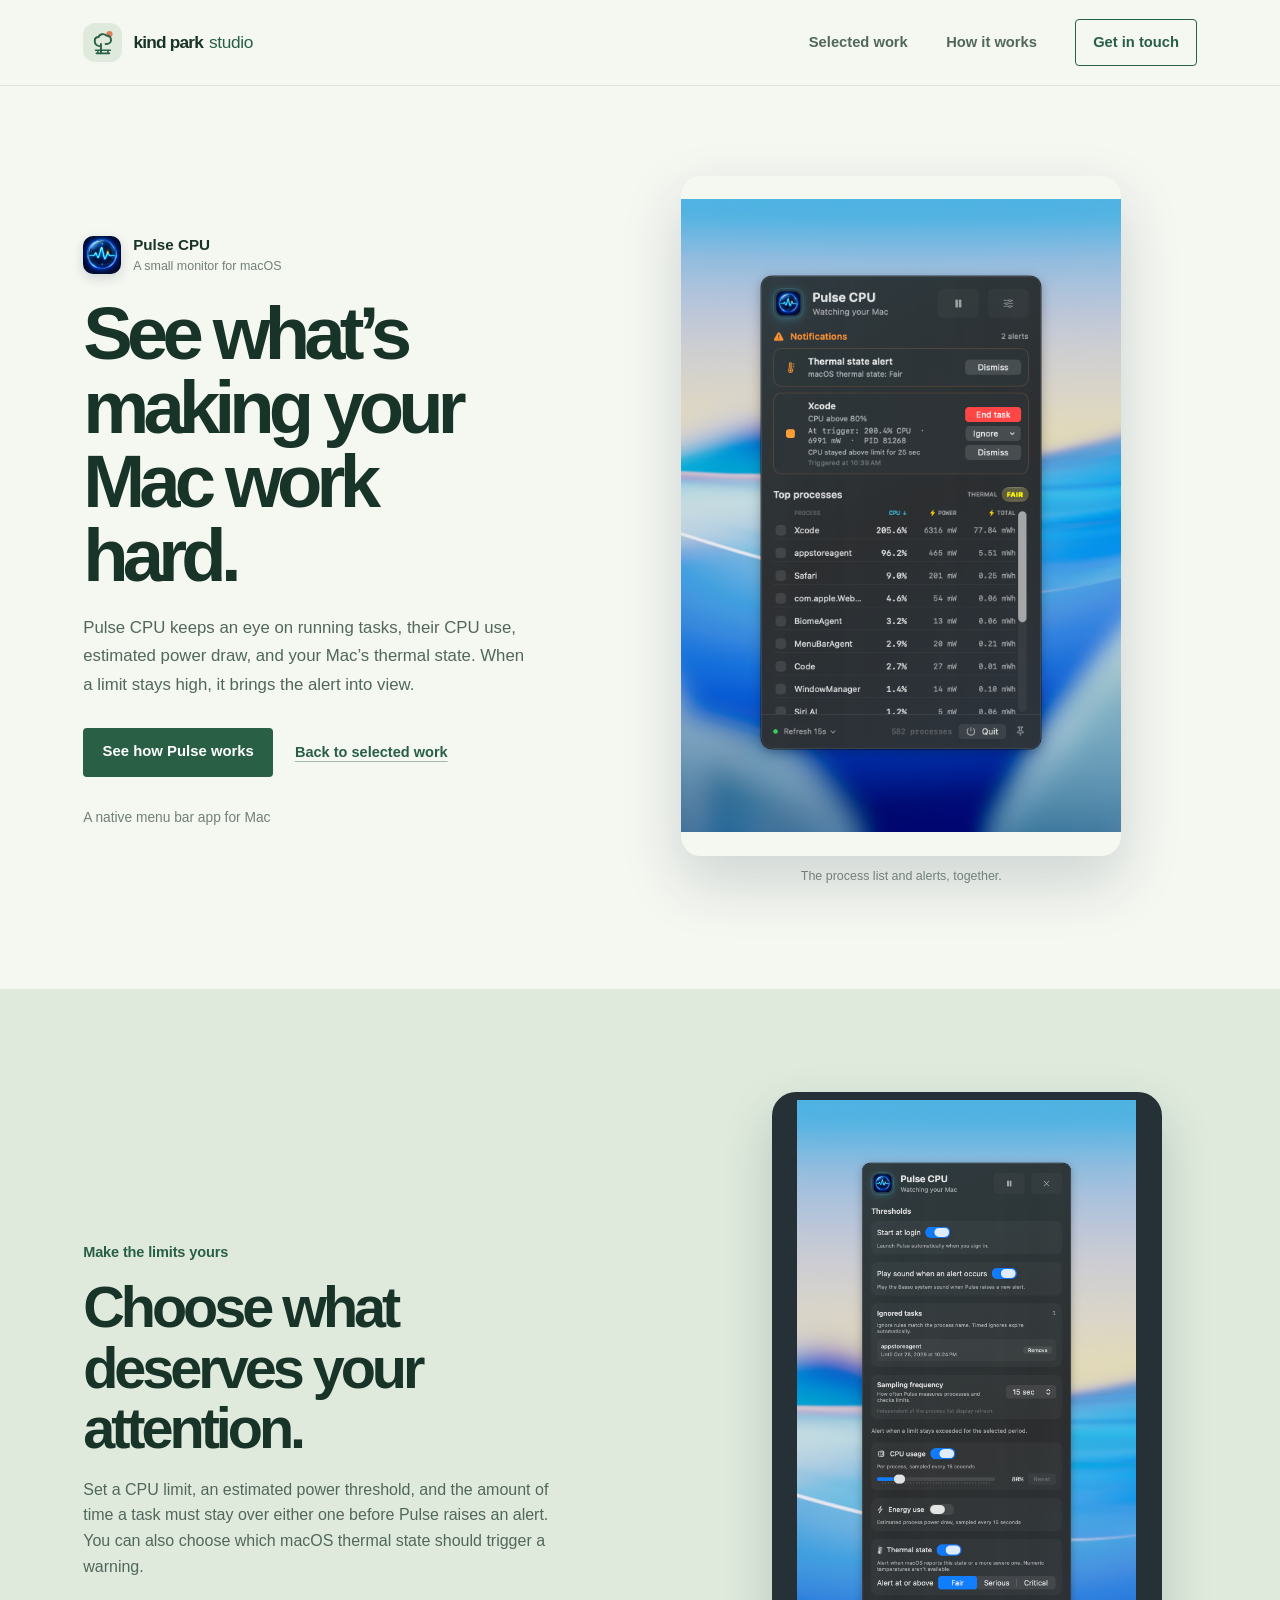
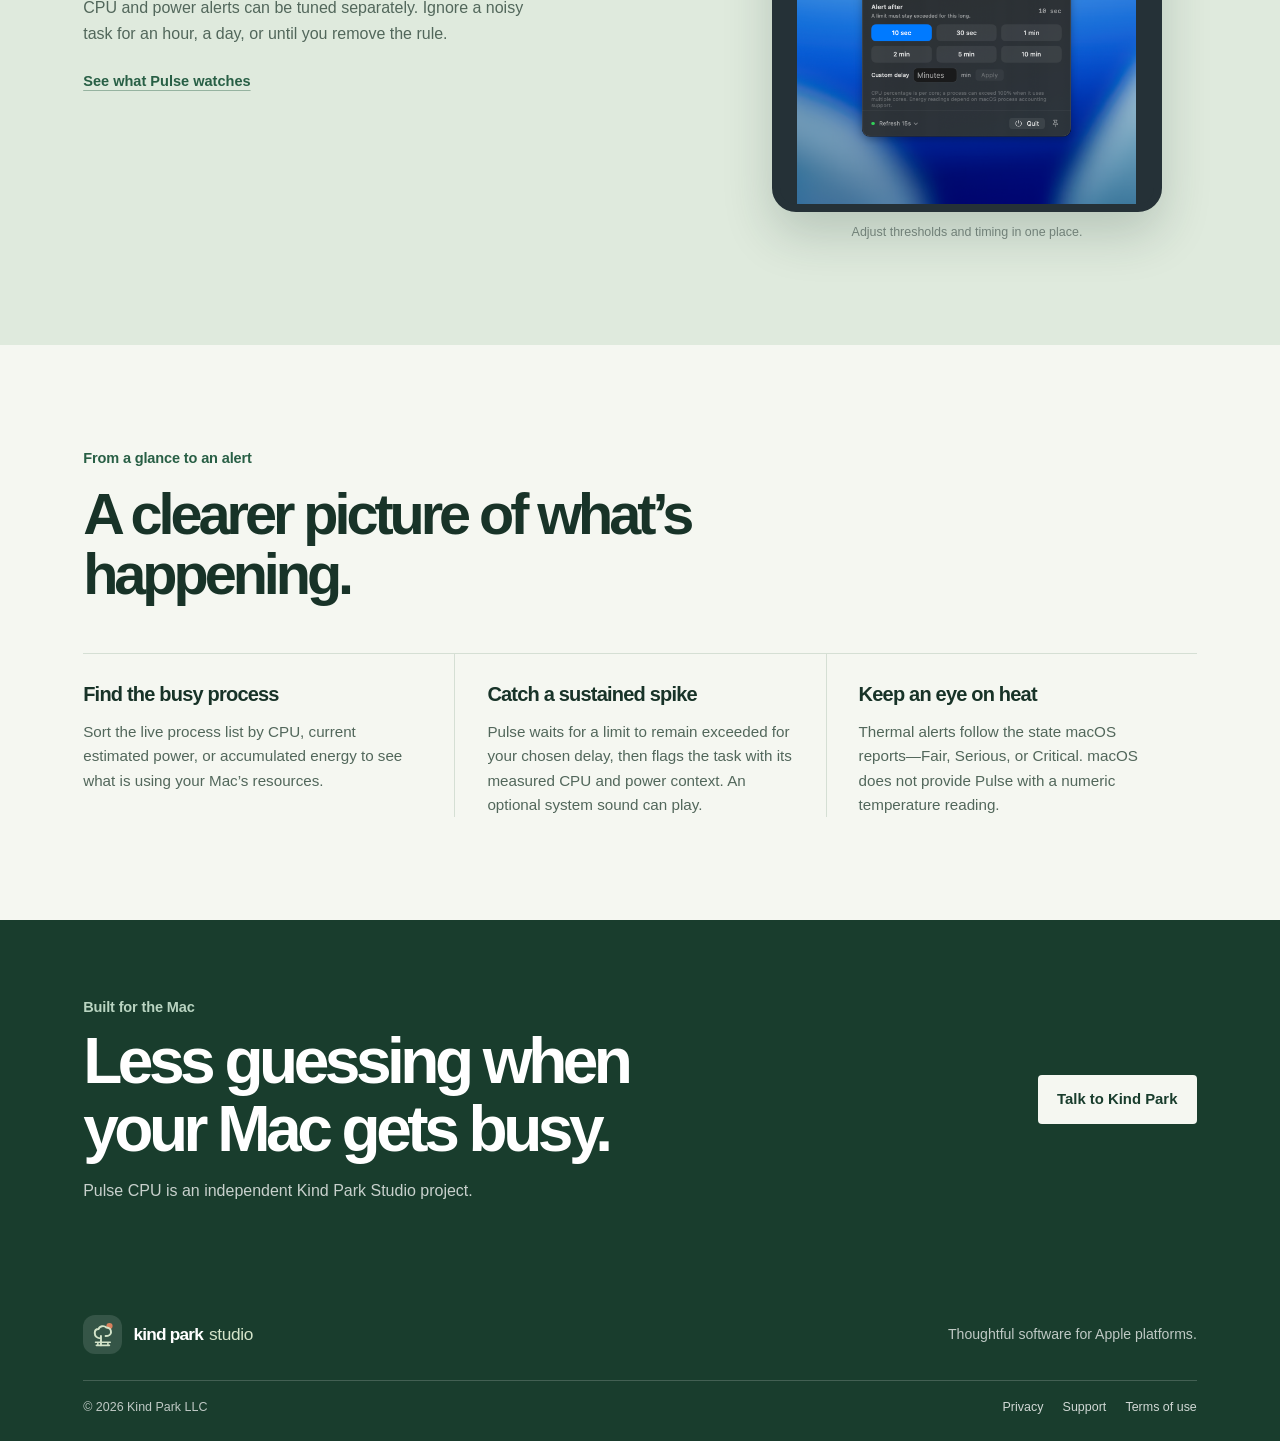
<file: Pulse CPU/index.html>
<!doctype html>
<html lang="en">
<head>
    <meta charset="utf-8">
    <meta name="viewport" content="width=device-width, initial-scale=1">
    <meta name="theme-color" content="#f5f7f1">
    <title>Pulse CPU — A quiet monitor for your Mac | Kind Park</title>
    <meta name="description" content="Pulse CPU watches Mac processes, estimates CPU use and power draw, and alerts you when your Mac's thermal state rises beyond your chosen limit.">
    <meta property="og:title" content="Pulse CPU — A quiet monitor for your Mac">
    <meta property="og:description" content="See which task is working your Mac hard, and get an alert when high use or thermal strain lasts.">
    <meta property="og:image" content="https://kindpark.app/Pulse%20CPU/images/main.png">
    <meta property="og:type" content="website">
    <link rel="icon" type="image/png" href="images/app-icon.png">
    <link rel="stylesheet" href="../studio.css">
    <link rel="stylesheet" href="pulse.css">
</head>
<body class="pulse-page">
    <a class="skip-link" href="#main">Skip to content</a>

    <header class="site-header">
        <a class="brand" href="../index.html" aria-label="Kind Park Studio, home">
            <span class="brand-mark" aria-hidden="true">
                <svg viewBox="0 0 40 40" fill="none">
                    <circle cx="29" cy="9" r="4" fill="currentColor" class="brand-sun" />
                    <path d="M18 22v12M18 25c-5 0-8-3-8-7 0-3 2-5 5-5 1-4 7-5 10-2 4 0 6 3 6 6s-3 5-7 5" stroke="currentColor" stroke-width="2.5" stroke-linecap="round" stroke-linejoin="round" />
                    <path d="M11 30h19M14 30v4m13-4v4M12 34h17" stroke="currentColor" stroke-width="2" stroke-linecap="round" />
                </svg>
            </span>
            <span class="brand-name">kind park <span>studio</span></span>
        </a>

        <nav class="desktop-nav" aria-label="Main navigation">
            <a href="../index.html#work">Selected work</a>
            <a href="#details">How it works</a>
            <a class="nav-contact" href="mailto:appspire@icloud.com?subject=Pulse%20CPU">Get in touch</a>
        </nav>

        <details class="mobile-nav">
            <summary>Menu</summary>
            <nav aria-label="Mobile navigation">
                <a href="../index.html#work">Selected work</a>
                <a href="#details">How it works</a>
                <a href="mailto:appspire@icloud.com?subject=Pulse%20CPU">Get in touch</a>
            </nav>
        </details>
    </header>

    <main id="main">
        <section class="pulse-hero page-section" aria-labelledby="pulse-title">
            <div class="pulse-hero-copy">
                <p class="pulse-intro">
                    <img src="images/app-icon.png" alt="" width="38" height="38">
                    <span><strong>Pulse CPU</strong><small>A small monitor for macOS</small></span>
                </p>
                <h1 id="pulse-title">See what’s making your Mac work hard.</h1>
                <p class="pulse-lede">Pulse CPU keeps an eye on running tasks, their CPU use, estimated power draw, and your Mac’s thermal state. When a limit stays high, it brings the alert into view.</p>
                <div class="hero-actions">
                    <a class="button button-primary" href="#details">See how Pulse works</a>
                    <a class="text-link" href="../index.html#work">Back to selected work</a>
                </div>
                <p class="pulse-platform">A native menu bar app for Mac</p>
            </div>
            <figure class="pulse-hero-screen">
                <img src="images/main.png" alt="Pulse CPU’s monitor window showing a thermal state alert, an Xcode CPU alert, and a live list of Mac processes" width="1164" height="1674" fetchpriority="high">
                <figcaption>The process list and alerts, together.</figcaption>
            </figure>
        </section>

        <section class="pulse-detail-band" id="details" aria-labelledby="details-title">
            <div class="pulse-detail-inner">
                <div class="pulse-detail-copy">
                    <p class="section-kicker">Make the limits yours</p>
                    <h2 id="details-title">Choose what deserves your attention.</h2>
                    <p>Set a CPU limit, an estimated power threshold, and the amount of time a task must stay over either one before Pulse raises an alert. You can also choose which macOS thermal state should trigger a warning.</p>
                    <p>CPU and power alerts can be tuned separately. Ignore a noisy task for an hour, a day, or until you remove the rule.</p>
                    <a class="text-link" href="#capabilities">See what Pulse watches</a>
                </div>
                <figure class="pulse-settings-screen">
                    <img src="images/settings.png" alt="Pulse CPU settings for login launch, alert sound, sampling frequency, CPU and energy limits, thermal state, and alert delay" width="1204" height="2500" loading="lazy">
                    <figcaption>Adjust thresholds and timing in one place.</figcaption>
                </figure>
            </div>
        </section>

        <section class="pulse-capabilities page-section" id="capabilities" aria-labelledby="capabilities-title">
            <div class="pulse-capabilities-heading">
                <p class="section-kicker">From a glance to an alert</p>
                <h2 id="capabilities-title">A clearer picture of what’s happening.</h2>
            </div>
            <div class="pulse-capability-list">
                <article>
                    <h3>Find the busy process</h3>
                    <p>Sort the live process list by CPU, current estimated power, or accumulated energy to see what is using your Mac’s resources.</p>
                </article>
                <article>
                    <h3>Catch a sustained spike</h3>
                    <p>Pulse waits for a limit to remain exceeded for your chosen delay, then flags the task with its measured CPU and power context. An optional system sound can play.</p>
                </article>
                <article>
                    <h3>Keep an eye on heat</h3>
                    <p>Thermal alerts follow the state macOS reports—Fair, Serious, or Critical. macOS does not provide Pulse with a numeric temperature reading.</p>
                </article>
            </div>
        </section>

        <section class="contact-section pulse-contact" aria-labelledby="pulse-contact-title">
            <div>
                <p class="section-kicker">Built for the Mac</p>
                <h2 id="pulse-contact-title">Less guessing when your Mac gets busy.</h2>
                <p>Pulse CPU is an independent Kind Park Studio project.</p>
            </div>
            <a class="button button-light" href="mailto:appspire@icloud.com?subject=Pulse%20CPU">Talk to Kind Park</a>
        </section>
    </main>

    <footer class="site-footer">
        <div class="footer-top">
            <a class="brand footer-brand" href="../index.html" aria-label="Kind Park Studio, home">
                <span class="brand-mark" aria-hidden="true">
                    <svg viewBox="0 0 40 40" fill="none">
                        <circle cx="29" cy="9" r="4" fill="currentColor" class="brand-sun" />
                        <path d="M18 22v12M18 25c-5 0-8-3-8-7 0-3 2-5 5-5 1-4 7-5 10-2 4 0 6 3 6 6s-3 5-7 5" stroke="currentColor" stroke-width="2.5" stroke-linecap="round" stroke-linejoin="round" />
                        <path d="M11 30h19M14 30v4m13-4v4M12 34h17" stroke="currentColor" stroke-width="2" stroke-linecap="round" />
                    </svg>
                </span>
                <span class="brand-name">kind park <span>studio</span></span>
            </a>
            <p>Thoughtful software for Apple platforms.</p>
        </div>
        <div class="footer-bottom">
            <p>© 2026 Kind Park LLC</p>
            <div class="footer-links">
                <a href="../privacy.html">Privacy</a>
                <a href="../support.html">Support</a>
                <a href="https://www.apple.com/legal/internet-services/itunes/dev/stdeula/" target="_blank" rel="noopener noreferrer">Terms of use</a>
            </div>
        </div>
    </footer>
</body>
</html>
</file>
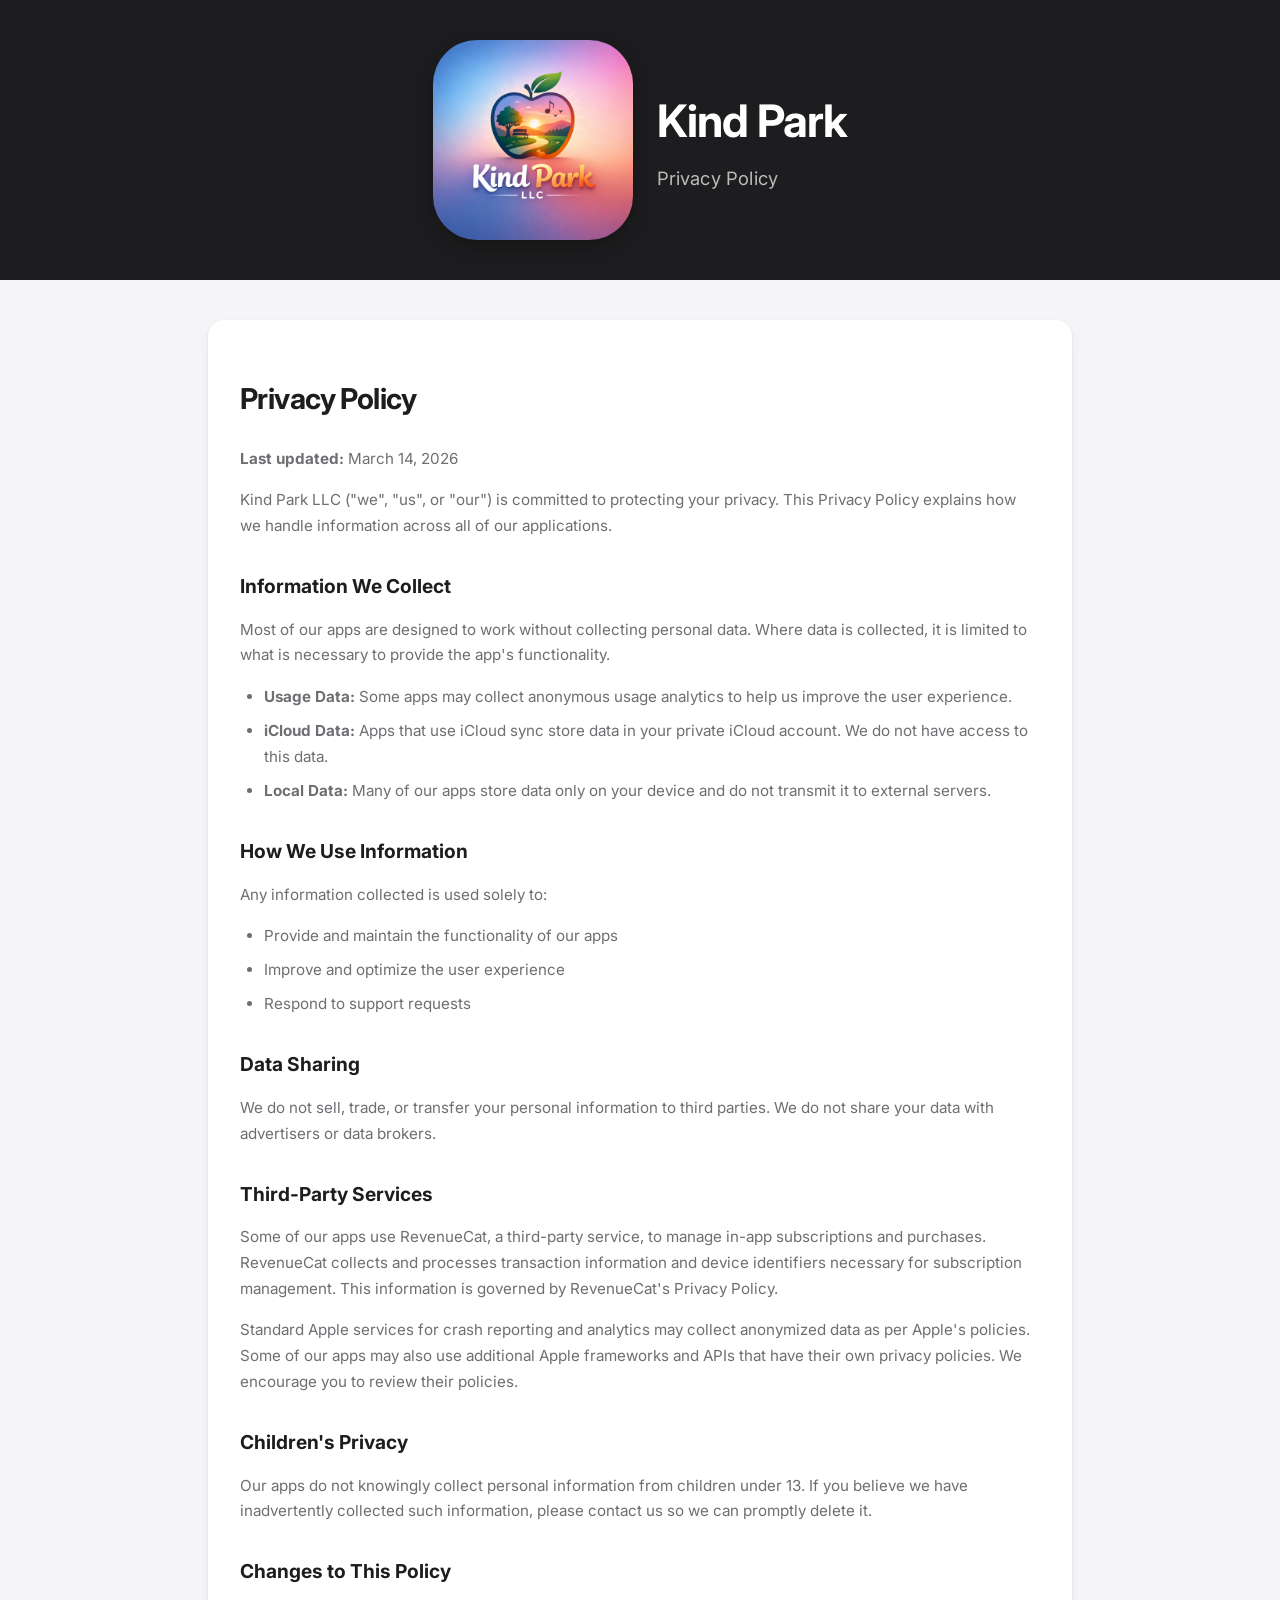
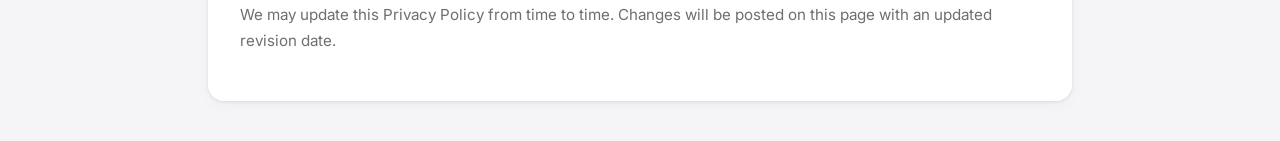
<file: privacy.html>
<!DOCTYPE html>
<html lang="en">
<head>
    <meta charset="UTF-8">
    <meta name="viewport" content="width=device-width, initial-scale=1.0">
    <title>Privacy Policy - Kind Park LLC</title>
    <link rel="icon" type="image/png" href="images/kindParkLLC.png">
    <meta property="og:title" content="Privacy Policy - Kind Park LLC">
    <meta property="og:image" content="https://kindpark.app/images/kindParkLLC.png">
    <meta property="og:type" content="website">
    <link rel="stylesheet" href="style.css">
    <link rel="preconnect" href="https://fonts.googleapis.com">
    <link rel="preconnect" href="https://fonts.gstatic.com" crossorigin>
    <link href="https://fonts.googleapis.com/css2?family=Inter:wght@300;400;500;600;700&display=swap" rel="stylesheet">
    <style>
        .policy-container {
            max-width: 800px;
            margin: 2rem auto;
            padding: 2rem;
            background-color: #ffffff;
            border-radius: 16px;
            box-shadow: 0 1px 3px rgba(0, 0, 0, 0.08), 0 4px 12px rgba(0, 0, 0, 0.04);
        }
        .policy-container h2 {
            font-size: 1.8rem;
            color: #1d1d1f;
            margin-bottom: 1.5rem;
            letter-spacing: -0.02em;
        }
        .policy-container h3 {
            font-size: 1.2rem;
            color: #1d1d1f;
            margin-top: 2rem;
            margin-bottom: 0.75rem;
        }
        .policy-container p, .policy-container li {
            color: #6e6e73;
            line-height: 1.7;
            font-size: 0.95rem;
        }
        .policy-container ul {
            padding-left: 1.5rem;
        }
        .policy-container li {
            margin-bottom: 0.5rem;
        }
    </style>
</head>
<body>
    <header>
        <div class="header-content">
            <img src="images/kindParkLLC.png" alt="Kind Park LLC" class="header-logo">
            <div class="header-text">
                <h1>Kind Park</h1>
                <p>Privacy Policy</p>
            </div>
        </div>
    </header>

    <main>
        <div class="policy-container">
            <h2>Privacy Policy</h2>
            <p><strong>Last updated:</strong> March 14, 2026</p>

            <p>Kind Park LLC ("we", "us", or "our") is committed to protecting your privacy. This Privacy Policy explains how we handle information across all of our applications.</p>

            <h3>Information We Collect</h3>
            <p>Most of our apps are designed to work without collecting personal data. Where data is collected, it is limited to what is necessary to provide the app's functionality.</p>
            <ul>
                <li><strong>Usage Data:</strong> Some apps may collect anonymous usage analytics to help us improve the user experience.</li>
                <li><strong>iCloud Data:</strong> Apps that use iCloud sync store data in your private iCloud account. We do not have access to this data.</li>
                <li><strong>Local Data:</strong> Many of our apps store data only on your device and do not transmit it to external servers.</li>
            </ul>

            <h3>How We Use Information</h3>
            <p>Any information collected is used solely to:</p>
            <ul>
                <li>Provide and maintain the functionality of our apps</li>
                <li>Improve and optimize the user experience</li>
                <li>Respond to support requests</li>
            </ul>

            <h3>Data Sharing</h3>
            <p>We do not sell, trade, or transfer your personal information to third parties. We do not share your data with advertisers or data brokers.</p>

            <h3>Third-Party Services</h3>
            <p>Some of our apps use RevenueCat, a third-party service, to manage in-app subscriptions and purchases. RevenueCat collects and processes transaction information and device identifiers necessary for subscription management. This information is governed by RevenueCat's Privacy Policy.</p>
            <p>Standard Apple services for crash reporting and analytics may collect anonymized data as per Apple's policies. Some of our apps may also use additional Apple frameworks and APIs that have their own privacy policies. We encourage you to review their policies.</p>

            <h3>Children's Privacy</h3>
            <p>Our apps do not knowingly collect personal information from children under 13. If you believe we have inadvertently collected such information, please contact us so we can promptly delete it.</p>

            <h3>Changes to This Policy</h3>
            <p>We may update this Privacy Policy from time to time. Changes will be posted on this page with an updated revision date.</p>
        </div>
    </main>
</body>
</html>
</file>
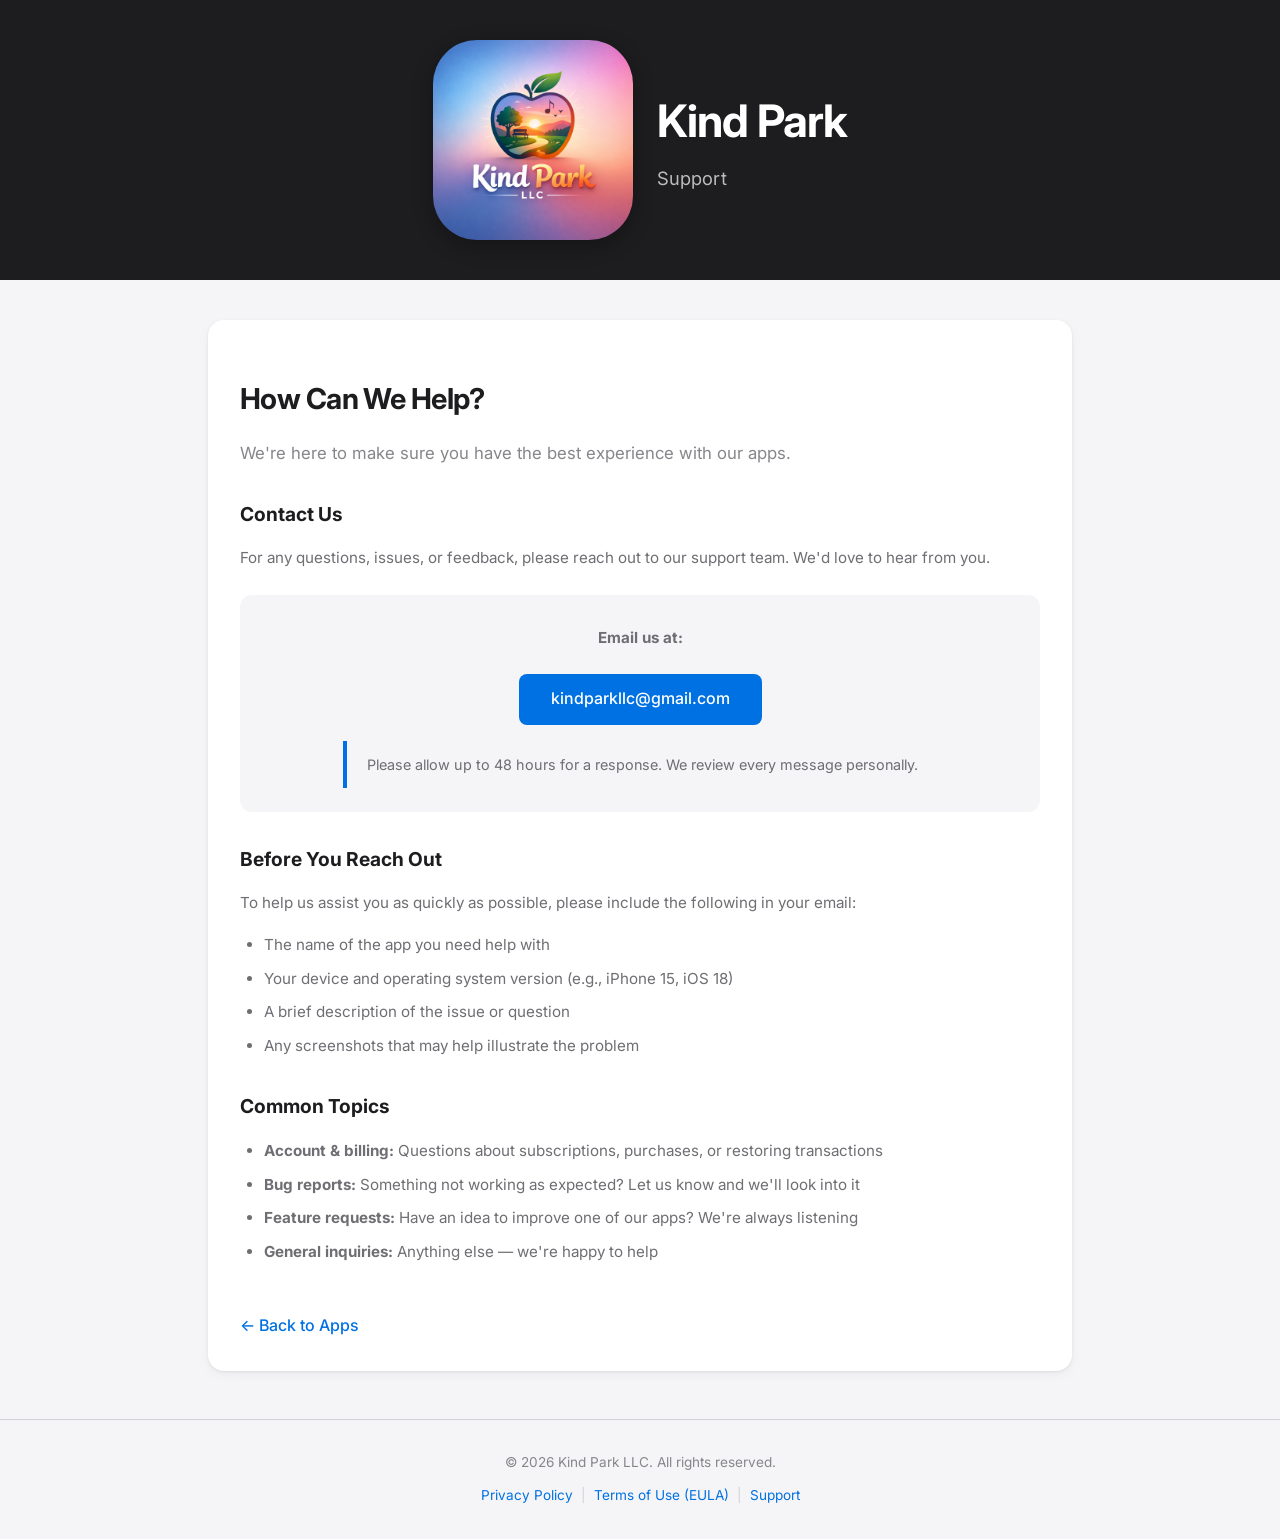
<file: support.html>
<!DOCTYPE html>
<html lang="en">
<head>
    <meta charset="UTF-8">
    <meta name="viewport" content="width=device-width, initial-scale=1.0">
    <title>Support - Kind Park LLC</title>
    <link rel="icon" type="image/png" href="images/kindParkLLC.png">
    <meta property="og:title" content="Support - Kind Park LLC">
    <meta property="og:image" content="https://kindpark.app/images/kindParkLLC.png">
    <meta property="og:type" content="website">
    <link rel="stylesheet" href="style.css">
    <link rel="preconnect" href="https://fonts.googleapis.com">
    <link rel="preconnect" href="https://fonts.gstatic.com" crossorigin>
    <link href="https://fonts.googleapis.com/css2?family=Inter:wght@300;400;500;600;700&display=swap" rel="stylesheet">
    <style>
        .support-container {
            max-width: 800px;
            margin: 2rem auto;
            padding: 2rem;
            background-color: #ffffff;
            border-radius: 16px;
            box-shadow: 0 1px 3px rgba(0, 0, 0, 0.08), 0 4px 12px rgba(0, 0, 0, 0.04);
        }
        .support-container h2 {
            font-size: 1.8rem;
            color: #1d1d1f;
            margin-bottom: 0.5rem;
            letter-spacing: -0.02em;
        }
        .support-container .subtitle {
            color: #86868b;
            font-size: 1.05rem;
            margin-bottom: 2rem;
        }
        .support-container h3 {
            font-size: 1.2rem;
            color: #1d1d1f;
            margin-top: 2rem;
            margin-bottom: 0.75rem;
        }
        .support-container p, .support-container li {
            color: #6e6e73;
            line-height: 1.7;
            font-size: 0.95rem;
        }
        .support-container ul {
            padding-left: 1.5rem;
        }
        .support-container li {
            margin-bottom: 0.5rem;
        }
        .email-btn {
            display: inline-block;
            background-color: #0071e3;
            color: white;
            padding: 0.8rem 2rem;
            border-radius: 8px;
            text-decoration: none;
            font-weight: 500;
            font-size: 1rem;
            transition: background-color 0.2s ease;
            margin-top: 1rem;
        }
        .email-btn:hover {
            background-color: #0077ed;
            text-decoration: none;
        }
        .contact-card {
            background-color: #f5f5f7;
            border-radius: 12px;
            padding: 1.5rem 2rem;
            margin-top: 1.5rem;
            text-align: center;
        }
        .contact-card p {
            margin: 0.4rem 0;
        }
        .response-note {
            display: inline-block;
            background-color: #f5f5f7;
            border-left: 4px solid #0071e3;
            padding: 0.75rem 1.25rem;
            border-radius: 0 8px 8px 0;
            margin-top: 1rem;
            font-size: 0.9rem;
            color: #6e6e73;
        }
        .back-link {
            display: inline-block;
            margin: 2rem 0 0;
            color: #0071e3;
            text-decoration: none;
            font-weight: 500;
        }
        .back-link:hover {
            text-decoration: underline;
        }
    </style>
</head>
<body>
    <header>
        <div class="header-content">
            <img src="images/kindParkLLC.png" alt="Kind Park LLC" class="header-logo">
            <div class="header-text">
                <h1>Kind Park</h1>
                <p>Support</p>
            </div>
        </div>
    </header>

    <main>
        <div class="support-container">
            <h2>How Can We Help?</h2>
            <p class="subtitle">We're here to make sure you have the best experience with our apps.</p>

            <h3>Contact Us</h3>
            <p>For any questions, issues, or feedback, please reach out to our support team. We'd love to hear from you.</p>

            <div class="contact-card">
                <p><strong>Email us at:</strong></p>
                <a href="mailto:kindparkllc@gmail.com" class="email-btn">kindparkllc@gmail.com</a>
                <div class="response-note">Please allow up to 48 hours for a response. We review every message personally.</div>
            </div>

            <h3>Before You Reach Out</h3>
            <p>To help us assist you as quickly as possible, please include the following in your email:</p>
            <ul>
                <li>The name of the app you need help with</li>
                <li>Your device and operating system version (e.g., iPhone 15, iOS 18)</li>
                <li>A brief description of the issue or question</li>
                <li>Any screenshots that may help illustrate the problem</li>
            </ul>

            <h3>Common Topics</h3>
            <ul>
                <li><strong>Account & billing:</strong> Questions about subscriptions, purchases, or restoring transactions</li>
                <li><strong>Bug reports:</strong> Something not working as expected? Let us know and we'll look into it</li>
                <li><strong>Feature requests:</strong> Have an idea to improve one of our apps? We're always listening</li>
                <li><strong>General inquiries:</strong> Anything else — we're happy to help</li>
            </ul>

            <a href="index.html" class="back-link">&larr; Back to Apps</a>
        </div>
    </main>

    <footer>
        <p>&copy; 2026 Kind Park LLC. All rights reserved.</p>
        <div class="footer-links">
            <a href="privacy.html">Privacy Policy</a>
            <span class="footer-divider">|</span>
            <a href="https://www.apple.com/legal/internet-services/itunes/dev/stdeula/" target="_blank" rel="noopener noreferrer">Terms of Use (EULA)</a>
            <span class="footer-divider">|</span>
            <a href="support.html">Support</a>
        </div>
    </footer>
</body>
</html>
</file>
<file: studio.css>
:root {
    color-scheme: light;
    --paper: #f5f7f1;
    --white: #fffefa;
    --ink: #183328;
    --muted: #52675b;
    --soft-muted: #718078;
    --forest: #285f45;
    --forest-deep: #193d2d;
    --leaf: #dfeadd;
    --line: #d5dfd4;
    --warm: #d9805d;
    --max-width: 1240px;
}

* {
    box-sizing: border-box;
}

html {
    scroll-behavior: smooth;
    scroll-padding-top: 90px;
}

body {
    margin: 0;
    background: var(--paper);
    color: var(--ink);
    font-family: -apple-system, BlinkMacSystemFont, "Segoe UI", sans-serif;
    font-size: 16px;
    line-height: 1.6;
    -webkit-font-smoothing: antialiased;
}

img,
svg {
    display: block;
}

img {
    max-width: 100%;
}

a {
    color: inherit;
}

a:focus-visible,
summary:focus-visible {
    outline: 3px solid var(--warm);
    outline-offset: 4px;
}

.skip-link {
    position: absolute;
    top: 10px;
    left: 10px;
    z-index: 10;
    padding: 0.65rem 0.9rem;
    transform: translateY(-150%);
    border-radius: 4px;
    background: var(--forest-deep);
    color: white;
}

.skip-link:focus {
    transform: translateY(0);
}

.site-header {
    width: min(100%, 1440px);
    min-height: 86px;
    margin: 0 auto;
    padding: 0 6.5%;
    display: flex;
    align-items: center;
    justify-content: space-between;
    gap: 2rem;
    border-bottom: 1px solid rgba(34, 75, 53, 0.1);
}

.brand {
    display: inline-flex;
    align-items: center;
    gap: 0.7rem;
    color: var(--ink);
    text-decoration: none;
}

.brand-mark {
    width: 39px;
    height: 39px;
    display: grid;
    place-items: center;
    border-radius: 12px;
    background: var(--leaf);
    color: var(--forest);
}

.brand-mark svg {
    width: 31px;
    height: 31px;
}

.brand-sun {
    fill: var(--warm);
}

.brand-name {
    font-size: 1.08rem;
    font-weight: 720;
    letter-spacing: -0.045em;
}

.brand-name span {
    margin-left: 0.12rem;
    color: var(--forest);
    font-weight: 500;
    letter-spacing: -0.02em;
}

.desktop-nav {
    display: flex;
    align-items: center;
    gap: clamp(1.4rem, 3vw, 2.75rem);
}

.desktop-nav a,
.mobile-nav a {
    color: var(--muted);
    font-size: 0.92rem;
    font-weight: 550;
    text-decoration: none;
}

.desktop-nav a:hover,
.mobile-nav a:hover {
    color: var(--forest);
}

.desktop-nav .nav-contact {
    padding: 0.66rem 1.05rem;
    border: 1px solid var(--forest);
    border-radius: 4px;
    color: var(--forest);
}

.desktop-nav .nav-contact:hover {
    background: var(--forest);
    color: white;
}

.mobile-nav {
    display: none;
    position: relative;
}

.mobile-nav summary {
    cursor: pointer;
    color: var(--forest);
    font-size: 0.9rem;
    font-weight: 600;
    list-style: none;
}

.mobile-nav summary::-webkit-details-marker {
    display: none;
}

.mobile-nav summary::after {
    content: "+";
    margin-left: 0.45rem;
    color: var(--warm);
}

.mobile-nav[open] summary::after {
    content: "−";
}

.mobile-nav nav {
    position: absolute;
    top: calc(100% + 1rem);
    right: 0;
    z-index: 5;
    width: 210px;
    padding: 0.45rem 1rem;
    border: 1px solid var(--line);
    background: var(--white);
    box-shadow: 0 12px 30px rgba(24, 51, 40, 0.12);
}

.mobile-nav nav a {
    display: block;
    padding: 0.75rem 0;
    border-bottom: 1px solid var(--line);
}

.mobile-nav nav a:last-child {
    border: 0;
}

.hero {
    width: min(100%, 1440px);
    min-height: 630px;
    margin: 0 auto;
    padding: clamp(4.5rem, 8.5vw, 8.2rem) 6.5% clamp(5rem, 8vw, 7.5rem);
    display: grid;
    grid-template-columns: minmax(0, 0.95fr) minmax(450px, 1.05fr);
    align-items: center;
    gap: clamp(3rem, 6vw, 6.5rem);
}

.hero-copy {
    max-width: 610px;
}

.intro-line,
.section-kicker,
.project-platform {
    margin: 0;
    color: var(--forest);
    font-size: 0.91rem;
    font-weight: 650;
    letter-spacing: -0.01em;
}

.intro-line {
    display: flex;
    align-items: center;
    gap: 0.62rem;
}

.intro-dot {
    width: 9px;
    height: 9px;
    flex: 0 0 auto;
    border-radius: 50%;
    background: var(--warm);
}

h1,
h2,
h3,
p,
figure {
    margin-top: 0;
}

.hero h1 {
    max-width: 650px;
    margin: 1.25rem 0 1.35rem;
    font-size: clamp(3.55rem, 6.4vw, 6.3rem);
    font-weight: 690;
    line-height: 0.99;
    letter-spacing: -0.078em;
}

.hero-description {
    max-width: 495px;
    margin-bottom: 1.8rem;
    color: var(--muted);
    font-size: clamp(1.05rem, 1.35vw, 1.2rem);
    line-height: 1.65;
}

.hero-actions {
    display: flex;
    align-items: center;
    flex-wrap: wrap;
    gap: 1.35rem;
}

.button {
    min-height: 48px;
    display: inline-flex;
    align-items: center;
    justify-content: center;
    gap: 0.8rem;
    padding: 0.72rem 1.15rem;
    border: 1px solid transparent;
    border-radius: 4px;
    font-size: 0.93rem;
    font-weight: 620;
    text-decoration: none;
    transition: background-color 140ms ease, color 140ms ease, border-color 140ms ease;
}

.button-primary {
    background: var(--forest);
    color: white;
}

.button-primary:hover {
    background: var(--forest-deep);
}

.text-link {
    display: inline-flex;
    align-items: center;
    gap: 0.35rem;
    color: var(--forest);
    font-size: 0.91rem;
    font-weight: 650;
    text-decoration-color: rgba(40, 95, 69, 0.4);
    text-underline-offset: 4px;
}

.text-link:hover {
    text-decoration-color: currentColor;
}

.platform-note {
    margin: 2.2rem 0 0;
    color: var(--soft-muted);
    font-size: 0.84rem;
    font-weight: 550;
}

.platform-note span {
    margin: 0 0.45rem;
    color: var(--warm);
}

.hero-work {
    width: 100%;
    max-width: 660px;
    margin: 0;
    justify-self: end;
    position: relative;
}

.hero-window {
    overflow: hidden;
    border: 1px solid rgba(25, 61, 45, 0.28);
    border-radius: 15px;
    background: #18211e;
    box-shadow: 0 23px 55px rgba(24, 51, 40, 0.16);
}

.window-bar {
    min-height: 38px;
    padding: 0 1rem;
    display: flex;
    align-items: center;
    gap: 6px;
    color: rgba(255, 255, 255, 0.67);
    font-size: 0.72rem;
}

.window-bar > span {
    width: 8px;
    height: 8px;
    border-radius: 50%;
    background: #df8b6b;
}

.window-bar > span:nth-child(2) {
    background: #ddbf71;
}

.window-bar > span:nth-child(3) {
    background: #7ead77;
}

.window-bar p {
    margin: 0 0 0 0.45rem;
    flex: 1;
    text-align: center;
}

.window-bar p span {
    color: var(--warm);
}

.hero-window img {
    width: 100%;
    height: auto;
}

.hero-phone {
    position: absolute;
    z-index: 2;
    right: 4%;
    bottom: 2.65rem;
    width: clamp(82px, 20%, 142px);
    height: auto;
    border: 3px solid #211b28;
    border-radius: clamp(15px, 2.5vw, 23px);
    background: #211b28;
    box-shadow: 0 16px 35px rgba(12, 10, 17, 0.32);
}

.hero-work figcaption {
    padding: 0.75rem 0.1rem 0;
    display: flex;
    justify-content: space-between;
    gap: 1rem;
    color: var(--soft-muted);
    font-size: 0.78rem;
}

.hero-work figcaption span:last-child {
    color: var(--ink);
    font-weight: 600;
}

.page-section {
    width: min(100% - 13%, var(--max-width));
    margin: 0 auto;
    padding: clamp(5rem, 9vw, 8.3rem) 0;
}

.work-section {
    border-top: 1px solid var(--line);
}

.section-heading {
    margin-bottom: 3.4rem;
    display: grid;
    grid-template-columns: 1fr minmax(260px, 0.55fr);
    align-items: end;
    gap: 3rem;
}

.section-heading h2,
.services-heading h2,
.about-copy h2,
.contact-section h2 {
    margin: 0.8rem 0 0;
    font-size: clamp(2.4rem, 4.7vw, 4.4rem);
    font-weight: 660;
    line-height: 1.06;
    letter-spacing: -0.07em;
}

.section-intro {
    max-width: 410px;
    margin: 0 0 0.2rem auto;
    color: var(--muted);
    font-size: 1.02rem;
}

.project {
    min-width: 0;
}

.project-featured {
    padding: 1.25rem;
    display: grid;
    grid-template-columns: minmax(0, 1.38fr) minmax(260px, 0.62fr);
    align-items: center;
    gap: clamp(2rem, 5vw, 4.5rem);
    border: 1px solid var(--line);
    background: rgba(255, 254, 250, 0.55);
}

.project-image {
    display: block;
    overflow: hidden;
    background: #e7ede5;
}

.project-image img {
    width: 100%;
    height: 100%;
    object-fit: cover;
    transition: transform 220ms ease;
}

.project-image:hover img {
    transform: scale(1.015);
}

.project-image-copy {
    aspect-ratio: 1.6;
}

.project-copy {
    padding: 1.25rem;
}

.project-platform {
    margin-bottom: 0.8rem;
    font-size: 0.83rem;
}

.project-copy h3 {
    margin: 0 0 0.7rem;
    font-size: clamp(1.8rem, 2.8vw, 2.55rem);
    font-weight: 660;
    line-height: 1.1;
    letter-spacing: -0.06em;
}

.project-copy > p:not(.project-platform) {
    margin-bottom: 1.15rem;
    color: var(--muted);
    font-size: 0.98rem;
    line-height: 1.65;
}

.project-links {
    display: flex;
    flex-wrap: wrap;
    gap: 0.55rem 1.2rem;
}

.project-grid {
    margin-top: 1.35rem;
    display: grid;
    grid-template-columns: 1fr 1fr;
    gap: 1.35rem;
}

.project-card {
    border: 1px solid var(--line);
    background: rgba(255, 254, 250, 0.55);
}

.project-card .project-image {
    aspect-ratio: 1.78;
}

.project-backly .project-image {
    background: #242128;
}

.project-backly .project-image img {
    object-position: center;
}

.project-paycheck .project-image {
    background: #7ad6c6;
}

.project-paycheck .project-image img {
    object-fit: contain;
}

.project-card .project-copy {
    padding: 1.55rem 1.7rem 1.75rem;
}

.project-card .project-copy h3 {
    font-size: 2rem;
}

.more-work {
    margin-top: 5rem;
    padding-top: 2rem;
    border-top: 1px solid var(--line);
    display: grid;
    grid-template-columns: minmax(220px, 0.65fr) 1.35fr;
    align-items: start;
    gap: 3rem;
}

.more-work-heading h3 {
    margin: 0 0 0.45rem;
    font-size: 1.27rem;
    font-weight: 650;
    letter-spacing: -0.04em;
}

.more-work-heading p {
    max-width: 250px;
    margin: 0;
    color: var(--muted);
    font-size: 0.9rem;
}

.app-links {
    display: grid;
    grid-template-columns: 1fr 1fr;
    gap: 0.35rem 1.5rem;
}

.app-link {
    min-width: 0;
    padding: 0.75rem 0;
    display: flex;
    align-items: center;
    gap: 0.85rem;
    border-bottom: 1px solid var(--line);
    text-decoration: none;
}

.app-link img {
    width: 48px;
    height: 48px;
    flex: 0 0 auto;
    border-radius: 11px;
    object-fit: cover;
}

.app-link span {
    min-width: 0;
    display: grid;
    gap: 0.1rem;
}

.app-link strong {
    overflow: hidden;
    color: var(--ink);
    font-size: 0.9rem;
    font-weight: 650;
    text-overflow: ellipsis;
    white-space: nowrap;
}

.app-link small {
    color: var(--soft-muted);
    font-size: 0.78rem;
    line-height: 1.4;
}

.app-link:hover strong {
    color: var(--forest);
    text-decoration: underline;
    text-underline-offset: 3px;
}

.work-note {
    max-width: 650px;
    margin: 2rem 0 0 auto;
    color: var(--soft-muted);
    font-size: 0.84rem;
    text-align: right;
}

.services-section {
    width: 100%;
    max-width: none;
    padding: clamp(5rem, 8vw, 7.5rem) max(6.5%, calc((100% - var(--max-width)) / 2));
    display: grid;
    grid-template-columns: minmax(280px, 0.8fr) minmax(400px, 1.2fr);
    gap: clamp(3rem, 8vw, 8rem);
    background: #e9f0e6;
}

.services-heading {
    max-width: 430px;
}

.services-heading h2 {
    font-size: clamp(2.3rem, 4vw, 3.8rem);
}

.services-heading > p:last-child {
    margin: 1.3rem 0 0;
    color: var(--muted);
    font-size: 1rem;
}

.service-list {
    align-self: center;
}

.service-item {
    padding: 1.35rem 0;
    display: grid;
    grid-template-columns: minmax(175px, 0.75fr) 1.25fr;
    align-items: baseline;
    gap: 1.5rem;
    border-bottom: 1px solid rgba(40, 95, 69, 0.22);
}

.service-item:first-child {
    border-top: 1px solid rgba(40, 95, 69, 0.22);
}

.service-mark {
    display: none;
}

.service-item h3 {
    margin: 0;
    font-size: 1.08rem;
    font-weight: 650;
    letter-spacing: -0.03em;
}

.service-item p {
    margin: 0;
    color: var(--muted);
    font-size: 0.91rem;
}

.about-section {
    display: grid;
    grid-template-columns: 0.48fr 1fr;
    align-items: center;
    gap: clamp(3rem, 9vw, 9rem);
}

.about-mark {
    width: min(100%, 300px);
    aspect-ratio: 1;
    margin: auto;
    display: grid;
    place-items: center;
    border-radius: 50%;
    background: #e6ede1;
    color: var(--forest);
}

.about-mark svg {
    width: 56%;
    height: 56%;
    stroke: currentColor;
    stroke-width: 4;
    stroke-linecap: round;
    stroke-linejoin: round;
}

.about-mark svg circle {
    fill: var(--warm);
    stroke: none;
}

.about-copy {
    max-width: 720px;
}

.about-copy h2 {
    max-width: 720px;
    font-size: clamp(2.2rem, 4.2vw, 4rem);
}

.about-copy > p:last-child {
    max-width: 670px;
    margin: 1.3rem 0 0;
    color: var(--muted);
    font-size: 1.05rem;
}

.contact-section {
    margin: 0 auto;
    padding: clamp(3rem, 6vw, 5rem) 6.5%;
    display: flex;
    align-items: center;
    justify-content: space-between;
    gap: 2.5rem;
    background: var(--forest-deep);
    color: white;
}

.contact-section > div {
    max-width: 720px;
}

.contact-section .section-kicker {
    color: #c5d9b6;
}

.contact-section h2 {
    margin-top: 0.55rem;
    font-size: clamp(2.4rem, 5vw, 4.6rem);
}

.contact-section > div > p:last-child {
    margin: 0.85rem 0 0;
    color: rgba(255, 255, 255, 0.76);
}

.button-light {
    flex: 0 0 auto;
    background: var(--paper);
    color: var(--forest-deep);
}

.button-light:hover {
    border-color: var(--warm);
    background: var(--white);
}

.button-light span {
    color: var(--warm);
    font-size: 1.1rem;
}

.site-footer {
    padding: 2.2rem 6.5% 1.4rem;
    background: var(--forest-deep);
    color: rgba(255, 255, 255, 0.72);
}

.footer-top,
.footer-bottom {
    width: min(100%, var(--max-width));
    margin: 0 auto;
    display: flex;
    align-items: center;
    justify-content: space-between;
    gap: 1.5rem;
}

.footer-top {
    padding-bottom: 1.6rem;
    border-bottom: 1px solid rgba(255, 255, 255, 0.18);
}

.footer-brand {
    color: white;
}

.footer-brand .brand-mark {
    background: rgba(255, 255, 255, 0.12);
    color: #d4e4ca;
}

.footer-brand .brand-name span {
    color: #d4e4ca;
}

.footer-top > p {
    margin: 0;
    font-size: 0.88rem;
}

.footer-bottom {
    padding-top: 1.1rem;
    font-size: 0.78rem;
}

.footer-bottom p {
    margin: 0;
}

.footer-links {
    display: flex;
    flex-wrap: wrap;
    gap: 1.2rem;
}

.footer-links a {
    color: rgba(255, 255, 255, 0.8);
    text-decoration: none;
}

.footer-links a:hover {
    color: white;
    text-decoration: underline;
    text-underline-offset: 3px;
}

@media (max-width: 1040px) {
    .hero {
        grid-template-columns: minmax(0, 0.9fr) minmax(360px, 1.1fr);
        gap: 3rem;
    }

    .hero h1 {
        font-size: clamp(3.45rem, 6.5vw, 5rem);
    }

    .project-featured {
        grid-template-columns: minmax(0, 1.1fr) minmax(230px, 0.9fr);
        gap: 2rem;
    }

    .services-section {
        grid-template-columns: 1fr 1.3fr;
        gap: 3rem;
    }
}

@media (max-width: 780px) {
    .site-header {
        min-height: 74px;
        padding-right: 5%;
        padding-left: 5%;
    }

    .desktop-nav {
        display: none;
    }

    .mobile-nav {
        display: block;
    }

    .hero {
        min-height: auto;
        padding: 4.5rem 6% 4.8rem;
        grid-template-columns: 1fr;
        gap: 3.1rem;
    }

    .hero-copy {
        max-width: 680px;
    }

    .hero h1 {
        font-size: clamp(3.4rem, 10vw, 5.8rem);
    }

    .hero-work {
        max-width: 680px;
        justify-self: center;
    }

    .page-section {
        width: min(100% - 12%, var(--max-width));
        padding: 5.5rem 0;
    }

    .section-heading {
        grid-template-columns: 1fr;
        align-items: start;
        gap: 1.3rem;
    }

    .section-intro {
        margin: 0;
    }

    .project-featured {
        grid-template-columns: 1fr;
        gap: 0;
    }

    .project-featured .project-copy {
        padding: 1.4rem 0.5rem 0.75rem;
    }

    .project-grid {
        grid-template-columns: 1fr 1fr;
        gap: 0.9rem;
    }

    .project-card .project-copy {
        padding: 1.2rem;
    }

    .project-card .project-copy h3 {
        font-size: 1.65rem;
    }

    .more-work {
        grid-template-columns: 1fr;
        gap: 1.5rem;
    }

    .services-section {
        padding: 5rem 6%;
        grid-template-columns: 1fr;
        gap: 2.8rem;
    }

    .services-heading {
        max-width: 650px;
    }

    .about-section {
        grid-template-columns: 0.45fr 1fr;
        gap: 2.5rem;
    }

    .about-mark {
        width: min(100%, 220px);
    }

    .contact-section {
        padding-right: 6%;
        padding-left: 6%;
    }
}

@media (max-width: 560px) {
    .site-header {
        gap: 1rem;
    }

    .brand-mark {
        width: 35px;
        height: 35px;
    }

    .brand-mark svg {
        width: 28px;
        height: 28px;
    }

    .brand-name {
        font-size: 1rem;
    }

    .hero {
        padding-top: 3.8rem;
        gap: 2.4rem;
    }

    .intro-line {
        font-size: 0.83rem;
    }

    .hero h1 {
        font-size: clamp(3.1rem, 13vw, 4.5rem);
        letter-spacing: -0.075em;
    }

    .hero-description {
        font-size: 1rem;
    }

    .hero-actions {
        align-items: flex-start;
        flex-direction: column;
        gap: 1rem;
    }

    .platform-note {
        margin-top: 1.65rem;
    }

    .hero-window {
        border-radius: 10px;
    }

    .window-bar {
        min-height: 32px;
        padding: 0 0.7rem;
    }

    .page-section {
        width: min(100% - 11%, var(--max-width));
        padding: 4.4rem 0;
    }

    .section-heading h2,
    .services-heading h2,
    .about-copy h2 {
        font-size: clamp(2.35rem, 10vw, 3.1rem);
    }

    .project-featured {
        padding: 0.75rem;
    }

    .project-grid {
        grid-template-columns: 1fr;
    }

    .project-card .project-image {
        aspect-ratio: 1.65;
    }

    .app-links {
        grid-template-columns: 1fr;
    }

    .work-note {
        text-align: left;
    }

    .services-section {
        padding: 4.5rem 5.5%;
    }

    .service-item {
        grid-template-columns: 1fr;
        gap: 0.35rem;
    }

    .about-section {
        grid-template-columns: 1fr;
        gap: 2rem;
    }

    .about-mark {
        width: 150px;
    }

    .about-copy {
        text-align: left;
    }

    .contact-section {
        align-items: flex-start;
        flex-direction: column;
        gap: 1.6rem;
        padding: 3.5rem 6%;
    }

    .contact-section h2 {
        font-size: 2.8rem;
    }

    .site-footer {
        padding: 2rem 6% 1.4rem;
    }

    .footer-top,
    .footer-bottom {
        align-items: flex-start;
        flex-direction: column;
    }

    .footer-top {
        gap: 0.65rem;
    }

    .footer-links {
        gap: 0.8rem 1.1rem;
    }
}

@media (prefers-reduced-motion: reduce) {
    html {
        scroll-behavior: auto;
    }

    *,
    *::before,
    *::after {
        transition-duration: 0.01ms !important;
    }
}
</file>
<file: Pulse CPU/pulse.css>
.pulse-intro {
    margin: 0 0 1.2rem;
    display: flex;
    align-items: center;
    gap: 0.75rem;
    color: var(--forest);
    font-size: 0.92rem;
    font-weight: 620;
}

.pulse-intro img {
    width: 38px;
    height: 38px;
    border-radius: 10px;
    box-shadow: 0 4px 12px rgba(20, 45, 62, 0.16);
}

.pulse-intro strong,
.pulse-intro small {
    display: block;
}

.pulse-intro strong {
    color: var(--ink);
    font-size: 0.95rem;
}

.pulse-intro small {
    color: var(--soft-muted);
    font-size: 0.78rem;
    font-weight: 500;
}

.pulse-hero.page-section {
    min-height: 690px;
    padding-top: clamp(4rem, 7vw, 6.5rem);
    padding-bottom: clamp(4.5rem, 8vw, 7rem);
    display: grid;
    grid-template-columns: minmax(280px, 0.86fr) minmax(350px, 1.14fr);
    align-items: center;
    gap: clamp(2rem, 6vw, 6rem);
}

.pulse-hero-copy {
    max-width: 560px;
}

.pulse-hero h1 {
    margin: 0 0 1.25rem;
    font-size: clamp(3.2rem, 5.8vw, 5.4rem);
    font-weight: 680;
    line-height: 1;
    letter-spacing: -0.078em;
}

.pulse-lede {
    max-width: 500px;
    margin-bottom: 1.8rem;
    color: var(--muted);
    font-size: clamp(1.05rem, 1.3vw, 1.2rem);
    line-height: 1.7;
}

.pulse-platform {
    margin: 1.9rem 0 0;
    color: var(--soft-muted);
    font-size: 0.86rem;
}

.pulse-hero-screen {
    width: min(100%, 440px);
    margin: 0 auto;
}

.pulse-hero-screen img {
    width: 100%;
    max-height: 680px;
    object-fit: contain;
    border-radius: 20px;
    box-shadow: 0 25px 60px rgba(28, 58, 79, 0.18);
}

.pulse-hero-screen figcaption,
.pulse-settings-screen figcaption {
    margin-top: 0.7rem;
    color: var(--soft-muted);
    font-size: 0.78rem;
    text-align: center;
}

.pulse-detail-band {
    background: var(--leaf);
}

.pulse-detail-inner {
    width: min(100% - 13%, var(--max-width));
    min-height: 760px;
    margin: 0 auto;
    padding: clamp(4.5rem, 8vw, 7rem) 0;
    display: grid;
    grid-template-columns: minmax(280px, 0.9fr) minmax(330px, 0.75fr);
    align-items: center;
    justify-content: space-between;
    gap: clamp(3rem, 8vw, 8rem);
}

.pulse-detail-copy {
    max-width: 510px;
}

.pulse-detail-copy h2,
.pulse-capabilities-heading h2 {
    margin: 0.8rem 0 1.15rem;
    font-size: clamp(2.5rem, 4.5vw, 4.15rem);
    font-weight: 660;
    line-height: 1.05;
    letter-spacing: -0.07em;
}

.pulse-detail-copy > p:not(.section-kicker) {
    max-width: 470px;
    color: var(--muted);
}

.pulse-detail-copy .text-link {
    margin-top: 0.45rem;
}

.pulse-settings-screen {
    width: min(100%, 390px);
    margin: 0 auto;
}

.pulse-settings-screen img {
    width: 100%;
    max-height: 720px;
    object-fit: contain;
    border: 8px solid #253137;
    border-radius: 24px;
    background: #253137;
    box-shadow: 0 22px 50px rgba(27, 53, 44, 0.2);
}

.pulse-capabilities.page-section {
    padding-top: clamp(5rem, 8vw, 7.5rem);
    padding-bottom: clamp(5rem, 8vw, 7.5rem);
}

.pulse-capabilities-heading {
    max-width: 690px;
    margin-bottom: 3rem;
}

.pulse-capabilities-heading h2 {
    max-width: 660px;
}

.pulse-capability-list {
    display: grid;
    grid-template-columns: repeat(3, 1fr);
    border-top: 1px solid var(--line);
}

.pulse-capability-list article {
    padding: 1.5rem clamp(1rem, 2.5vw, 2.3rem) 0 0;
}

.pulse-capability-list article + article {
    padding-left: clamp(1rem, 2.5vw, 2.3rem);
    border-left: 1px solid var(--line);
}

.pulse-capability-list h3 {
    margin: 0 0 0.65rem;
    font-size: 1.25rem;
    font-weight: 650;
    letter-spacing: -0.04em;
}

.pulse-capability-list p {
    max-width: 330px;
    margin-bottom: 0;
    color: var(--muted);
    font-size: 0.95rem;
}

.pulse-contact {
    background: var(--forest-deep);
}

.pulse-contact .section-kicker {
    color: #b9d4c1;
}

.pulse-contact h2 {
    max-width: 650px;
}

@media (max-width: 900px) {
    .pulse-hero.page-section {
        min-height: 0;
        grid-template-columns: minmax(250px, 0.9fr) minmax(300px, 1fr);
        gap: 2.5rem;
    }

    .pulse-hero h1 {
        font-size: clamp(3rem, 7.2vw, 4.7rem);
    }

    .pulse-detail-inner {
        min-height: 0;
        grid-template-columns: 1fr minmax(270px, 0.8fr);
        gap: 3rem;
    }

    .pulse-settings-screen {
        width: min(100%, 340px);
    }

    .pulse-settings-screen img {
        max-height: 650px;
    }
}

@media (max-width: 700px) {
    .pulse-hero.page-section {
        width: min(100% - 12%, var(--max-width));
        padding-top: 4rem;
        grid-template-columns: 1fr;
        gap: 2.4rem;
    }

    .pulse-hero h1 {
        max-width: 610px;
        font-size: clamp(3.15rem, 11vw, 4.8rem);
    }

    .pulse-hero-screen {
        width: min(100%, 440px);
    }

    .pulse-detail-inner {
        width: min(100% - 12%, var(--max-width));
        padding: 4.5rem 0;
        grid-template-columns: 1fr;
        gap: 2.5rem;
    }

    .pulse-settings-screen {
        width: min(100%, 360px);
    }

    .pulse-capability-list {
        grid-template-columns: 1fr;
    }

    .pulse-capability-list article,
    .pulse-capability-list article + article {
        padding: 1.2rem 0;
        border-bottom: 1px solid var(--line);
        border-left: 0;
    }

    .pulse-capability-list article:first-child {
        padding-top: 1.5rem;
    }

    .pulse-contact {
        align-items: flex-start;
    }
}
</file>
<file: style.css>
/* General Styles */
body {
    font-family: 'Inter', -apple-system, BlinkMacSystemFont, 'Segoe UI', sans-serif;
    margin: 0;
    padding: 0;
    background-color: #f5f5f7 !important;
    color: #1d1d1f;
    line-height: 1.6;
    -webkit-font-smoothing: antialiased;
}

/* Header */
header {
    background-color: #1d1d1f;
    color: white;
    padding: 2.5rem 2rem;
}

.header-content {
    display: flex;
    align-items: center;
    justify-content: center;
    gap: 1.5rem;
    max-width: 1200px;
    margin: 0 auto;
}

.header-logo {
    width: 200px;
    height: 200px;
    border-radius: 22%;
    box-shadow: 0 6px 20px rgba(0, 0, 0, 0.3);
    flex-shrink: 0;
}

.header-text {
    text-align: left;
}

header h1 {
    margin: 0 0 0.4rem 0;
    font-weight: 700;
    font-size: 2.8rem;
    letter-spacing: -0.02em;
}

header p {
    margin: 0;
    font-weight: 400;
    font-size: 1.15rem;
    opacity: 0.7;
    letter-spacing: 0.01em;
}

/* Main Content */
main {
    max-width: 1200px;
    margin: 2.5rem auto;
    padding: 0 1.5rem;
}

/* App Grid Section */
.portfolio-section > h2 {
    text-align: center;
    font-size: 2rem;
    color: #1d1d1f;
    margin-bottom: 0.4rem;
}

.portfolio-description {
    max-width: 680px;
    margin: 0 auto 2rem;
    color: #6e6e73;
    text-align: center;
}

.app-grid {
    display: grid;
    grid-template-columns: repeat(auto-fit, minmax(280px, 1fr));
    gap: 1.5rem;
}

/* App Card Styling */
.app-card {
    background-color: #ffffff !important;
    border-radius: 16px;
    box-shadow: 0 1px 3px rgba(0, 0, 0, 0.08), 0 4px 12px rgba(0, 0, 0, 0.04);
    overflow: hidden;
    transition: transform 0.3s ease, box-shadow 0.3s ease;
    display: flex;
    flex-direction: column;
}

.app-card:hover {
    transform: translateY(-4px);
    box-shadow: 0 4px 12px rgba(0, 0, 0, 0.1), 0 8px 24px rgba(0, 0, 0, 0.06);
}

.app-image-placeholder {
    background-color: #f5f5f7;
    height: 250px;
    display: flex;
    align-items: center;
    justify-content: center;
    color: #86868b;
    font-weight: bold;
    overflow: hidden;
    position: relative;
    padding: 15px;
}

/* Style the actual image inside the placeholder */
.app-image-placeholder img.app-icon {
    display: block !important;
    width: auto !important;
    height: auto !important;
    max-width: 75% !important;
    max-height: 75% !important;
    margin: 0 auto !important;
    object-fit: contain !important;
    border-radius: 22% !important;
}

.app-info {
    padding: 1.5rem;
    flex-grow: 1;
    display: flex;
    flex-direction: column;
}

.app-info h3 {
    margin-top: 0;
    margin-bottom: 0.5rem;
    font-size: 1.3rem;
    font-weight: 600;
    color: #1d1d1f;
    letter-spacing: -0.01em;
}

.app-info p {
    margin-bottom: 1rem;
    flex-grow: 1;
    color: #6e6e73;
    font-size: 0.95rem;
    line-height: 1.5;
}

.btn-view-app {
    display: inline-block;
    background-color: #0071e3;
    color: white;
    padding: 0.6rem 1.4rem;
    border-radius: 8px;
    text-decoration: none;
    text-align: center;
    font-weight: 500;
    font-size: 0.9rem;
    transition: background-color 0.2s ease;
    margin-top: auto;
}

.btn-view-app:hover {
    background-color: #0077ed;
    text-decoration: none;
}

/* Footer */
footer {
    text-align: center;
    padding: 2rem 1rem;
    margin-top: 3rem;
    font-size: 0.85rem;
    color: #86868b;
    border-top: 1px solid #d2d2d7;
}

footer p {
    margin: 0 0 0.75rem 0;
}

.footer-links {
    display: flex;
    justify-content: center;
    align-items: center;
    gap: 0.5rem;
}

.footer-links a {
    color: #0071e3;
    text-decoration: none;
    font-size: 0.85rem;
}

.footer-links a:hover {
    text-decoration: underline;
}

.footer-divider {
    color: #d2d2d7;
}

/* Carousel Styles for AwesomeCopy Mobile */
.carousel-container {
    text-align: center;
    margin-bottom: 2rem;
}

.carousel-container h2 {
    color: #1d1d1f;
    margin-bottom: 1rem;
}

.carousel {
    position: relative;
    max-width: 300px;
    margin: 0 auto;
    background-color: #f5f5f7;
    border-radius: 20px;
    padding: 1rem;
    box-shadow: 0 4px 12px rgba(0, 0, 0, 0.08);
}

.carousel-image {
    width: 100%;
    height: auto;
    max-height: 600px;
    object-fit: contain;
    border-radius: 15px;
    display: none;
    box-shadow: 0 2px 8px rgba(0, 0, 0, 0.1);
}

.carousel-image.active {
    display: block;
}

/* Features container styling */
.features-container {
    max-width: 600px;
    margin: 2rem auto;
}

.features-container h2 {
    color: #1d1d1f;
    text-align: center;
    margin-bottom: 1rem;
}

.features-list {
    list-style: none;
    padding: 0;
}

.features-list li {
    background-color: #ffffff;
    margin-bottom: 0.5rem;
    padding: 1rem;
    border-radius: 8px;
    box-shadow: 0 2px 6px rgba(0, 0, 0, 0.05);
    border-left: 4px solid #0071e3;
}

/* Carousel features section layout */
#carousel-features {
    display: grid;
    grid-template-columns: 1fr 1fr;
    gap: 3rem;
    align-items: start;
    margin-bottom: 3rem;
}

/* App Store button styling */
.app-store-btn {
    display: inline-block;
    background-color: #000;
    color: white;
    padding: 1rem 2rem;
    border-radius: 8px;
    text-decoration: none;
    font-weight: bold;
    transition: background-color 0.3s ease;
}

.app-store-btn:hover {
    background-color: #333;
    text-decoration: none;
}

/* Back button styling */
.back-btn {
    color: #0071e3;
    text-decoration: none;
    font-weight: 500;
    margin-left: 1rem;
}

.back-btn:hover {
    text-decoration: underline;
}

/* Responsive Adjustments */
@media (max-width: 680px) {
    .app-grid {
        grid-template-columns: 1fr;
    }
}

@media (max-width: 600px) {
    .header-content {
        flex-direction: column;
        text-align: center;
    }
    .header-text {
        text-align: center;
    }
    .header-logo {
        width: 110px;
        height: 110px;
    }
    header h1 {
        font-size: 2rem;
    }
    header p {
        font-size: 1rem;
    }
    .app-grid {
        grid-template-columns: 1fr;
    }

    /* Stack carousel and features on mobile */
    #carousel-features {
        grid-template-columns: 1fr;
        gap: 2rem;
    }

    .carousel {
        max-width: 250px;
    }
}
</file>
